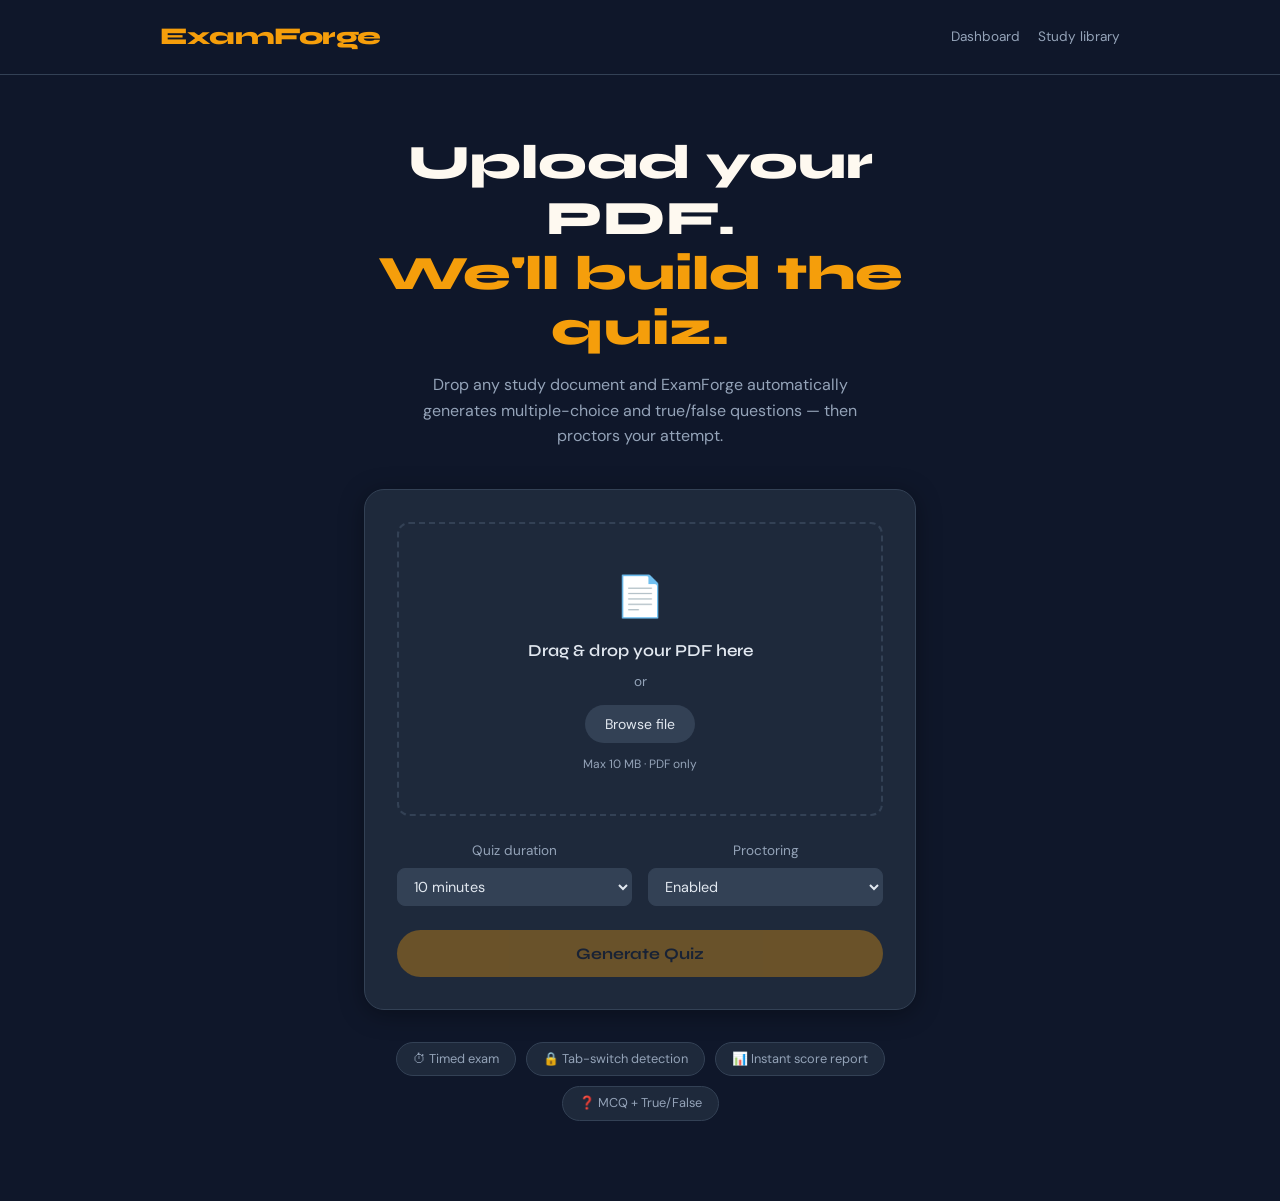
<file: frontend/index.html>
<!DOCTYPE html>
<html lang="en">
<head>
  <meta charset="UTF-8" />
  <meta name="viewport" content="width=device-width, initial-scale=1.0"/>
  <title>ExamForge — Smart Quiz Generator</title>
  <link rel="stylesheet" href="css/style.css" />
  <link href="https://fonts.googleapis.com/css2?family=Syne:wght@400;600;700;800&family=DM+Sans:wght@300;400;500&display=swap" rel="stylesheet"/>
</head>
<body>

  <!-- =============================================
       HEADER / NAV
  ============================================== -->
  <header class="site-header">
    <div class="header-inner">
      <span class="logo">ExamForge</span>
      <nav class="site-nav"><a href="/dashboard">Dashboard</a><a href="/library">Study library</a></nav>
    </div>
  </header>

  <!-- =============================================
       HERO SECTION
  ============================================== -->
  <main class="hero">
    <div class="hero-text">
      <h1>Upload your PDF.<br/><em>We'll build the quiz.</em></h1>
      <p class="hero-sub">
        Drop any study document and ExamForge automatically generates
        multiple-choice and true/false questions — then proctors your attempt.
      </p>
    </div>

    <!-- Upload Card -->
    <div class="upload-card" id="uploadCard">

      <!-- Drag & Drop Zone -->
      <div class="drop-zone" id="dropZone">
        <div class="drop-icon">📄</div>
        <p class="drop-label">Drag & drop your PDF here</p>
        <p class="drop-sub">or</p>
        <label class="btn-upload" for="pdfInput">Browse file</label>
        <input type="file" id="pdfInput" accept=".pdf" hidden />
        <p class="drop-hint">Max 10 MB · PDF only</p>
      </div>

      <!-- File selected preview (hidden initially) -->
      <div class="file-preview" id="filePreview" style="display:none;">
        <span class="file-icon">📋</span>
        <span class="file-name" id="fileName">—</span>
        <button class="btn-remove" id="removeFile" title="Remove">✕</button>
      </div>

      <!-- Settings row -->
      <div class="settings-row">
        <label class="setting-label">Quiz duration
          <select id="timerSelect" class="setting-select">
            <option value="300">5 minutes</option>
            <option value="600" selected>10 minutes</option>
            <option value="900">15 minutes</option>
            <option value="1800">30 minutes</option>
          </select>
        </label>
        <label class="setting-label">Proctoring
          <select id="proctorSelect" class="setting-select">
            <option value="on" selected>Enabled</option>
            <option value="off">Disabled</option>
          </select>
        </label>
      </div>

      <!-- Generate button -->
      <button class="btn-generate" id="generateBtn" disabled>
        Generate Quiz
      </button>

      <!-- Status messages -->
      <div class="status-msg" id="statusMsg" style="display:none;"></div>
    </div>

    <!-- Feature pills -->
    <div class="features">
      <span class="pill">⏱ Timed exam</span>
      <span class="pill">🔒 Tab-switch detection</span>
      <span class="pill">📊 Instant score report</span>
      <span class="pill">❓ MCQ + True/False</span>
    </div>
  </main>

  <script src="js/upload.js"></script>
</body>
</html>
</file>
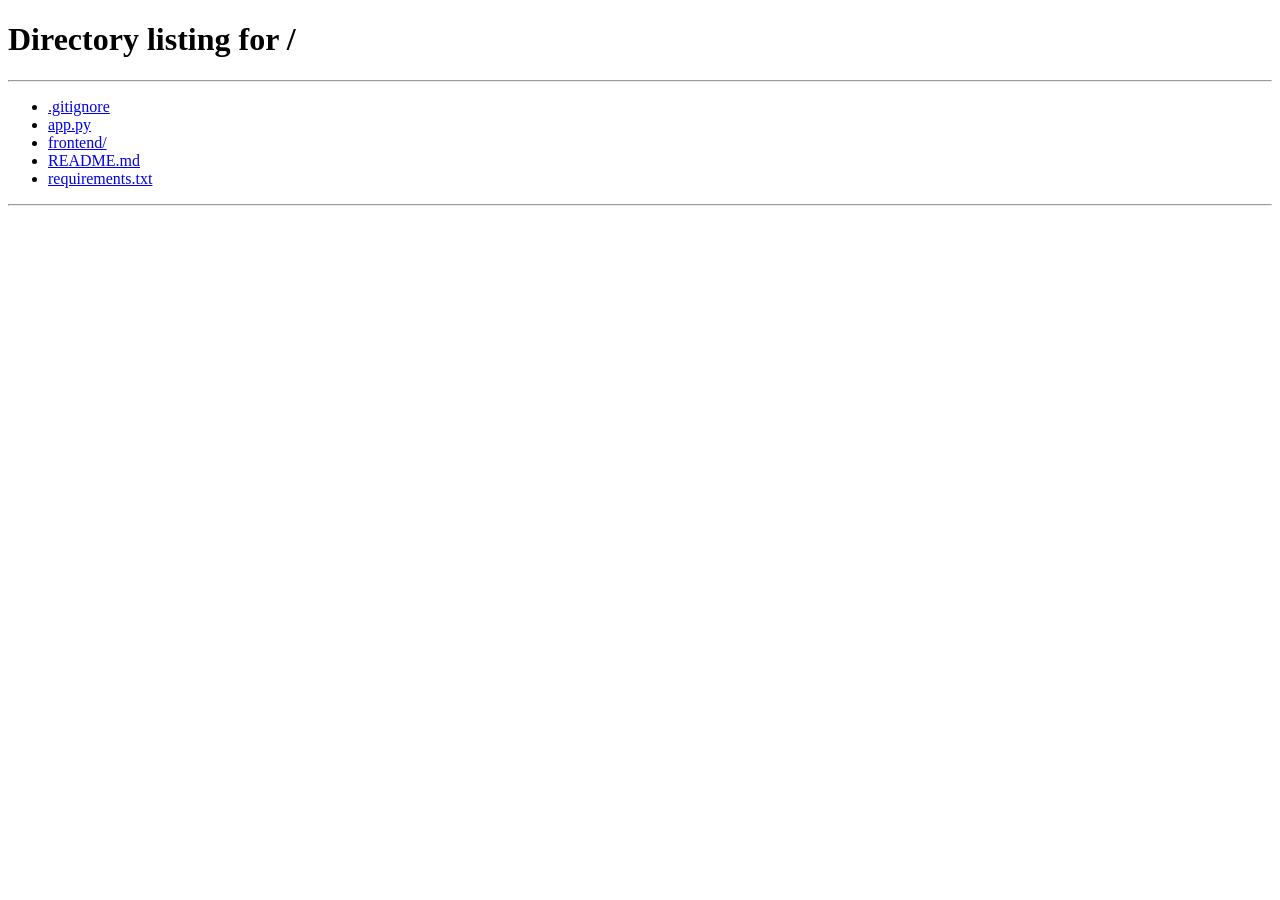
<file: frontend/quiz.html>
<!DOCTYPE html>
<html lang="en">
<head>
  <meta charset="UTF-8"/>
  <meta name="viewport" content="width=device-width, initial-scale=1.0"/>
  <title>ExamForge — Quiz</title>
  <link rel="stylesheet" href="css/style.css"/>
  <link href="https://fonts.googleapis.com/css2?family=Syne:wght@400;600;700;800&family=DM+Sans:wght@300;400;500&display=swap" rel="stylesheet"/>
</head>
<body class="quiz-body">

  <!-- =============================================
       PROCTORING WARNING BANNER
       Shown when user switches tab or goes out of fullscreen
  ============================================== -->
  <div class="proctor-banner" id="proctorBanner" style="display:none;">
    ⚠️ Warning: Tab switch or focus loss detected! This has been recorded.
    <button onclick="document.getElementById('proctorBanner').style.display='none'">Dismiss</button>
  </div>

  <!-- =============================================
       QUIZ HEADER — timer, progress, question count
  ============================================== -->
  <header class="quiz-header">
    <div class="quiz-header-inner">
      <span class="quiz-logo">ExamForge</span>

      <!-- Progress: e.g. "Question 3 / 10" -->
      <div class="quiz-progress">
        <span id="questionCounter">Question 1 / 10</span>
        <div class="progress-bar-track">
          <div class="progress-bar-fill" id="progressFill" style="width:10%"></div>
        </div>
      </div>

      <!-- Countdown timer -->
      <div class="timer-box" id="timerBox">
        <span class="timer-icon">⏱</span>
        <span id="timerDisplay">10:00</span>
      </div>
    </div>
  </header>

  <!-- =============================================
       MAIN QUIZ AREA
  ============================================== -->
  <main class="quiz-main">

    <!-- Violation counter (shows how many proctoring warnings) -->
    <div class="violation-strip" id="violationStrip" style="display:none;">
      🔴 Proctoring violations: <strong id="violationCount">0</strong>
    </div>

    <!-- Question card -->
    <div class="question-card" id="questionCard">
      <p class="question-type-label" id="questionTypeLabel">MCQ</p>
      <h2 class="question-text" id="questionText">Loading question…</h2>

      <!-- MCQ options container -->
      <div class="options-grid" id="optionsGrid"></div>

      <!-- True/False buttons -->
      <div class="tf-buttons" id="tfButtons" style="display:none;">
        <button class="tf-btn" id="trueBtn" onclick="selectTF('True')">✅ True</button>
        <button class="tf-btn" id="falseBtn" onclick="selectTF('False')">❌ False</button>
      </div>
    </div>

    <!-- Navigation -->
    <div class="quiz-nav">
      <button class="btn-nav" id="prevBtn" onclick="prevQuestion()" disabled>← Prev</button>
      <span class="nav-dots" id="navDots"></span>
      <button class="btn-nav" id="nextBtn" onclick="nextQuestion()">Next →</button>
    </div>

    <!-- Submit exam button (visible on last question) -->
    <div class="submit-row" id="submitRow" style="display:none;">
      <button class="btn-submit-exam" onclick="submitExam()">Submit Exam</button>
    </div>

  </main>

  <!-- =============================================
       FULLSCREEN PROMPT MODAL
       Asks user to go fullscreen before starting
  ============================================== -->
  <div class="modal-overlay" id="fullscreenModal">
    <div class="modal-box">
      <h2>Ready to begin?</h2>
      <p>For the best exam experience and to enable proctoring, please enter fullscreen mode.</p>
      <p class="modal-hint">Tab switches and focus changes will be recorded as violations.</p>
      <button class="btn-generate" onclick="startExam()">Enter Fullscreen & Start</button>
      <br/><br/>
      <button class="btn-skip" onclick="startExamNoFullscreen()">Start without fullscreen</button>
    </div>
  </div>

  <!-- =============================================
       TIME UP MODAL
  ============================================== -->
  <div class="modal-overlay" id="timeUpModal" style="display:none;">
    <div class="modal-box">
      <h2>⏰ Time's Up!</h2>
      <p>Your exam time has expired. Your answers have been submitted automatically.</p>
      <button class="btn-generate" onclick="submitExam()">View Results</button>
    </div>
  </div>

  <script src="js/quiz.js"></script>
</body>
</html>
</file>
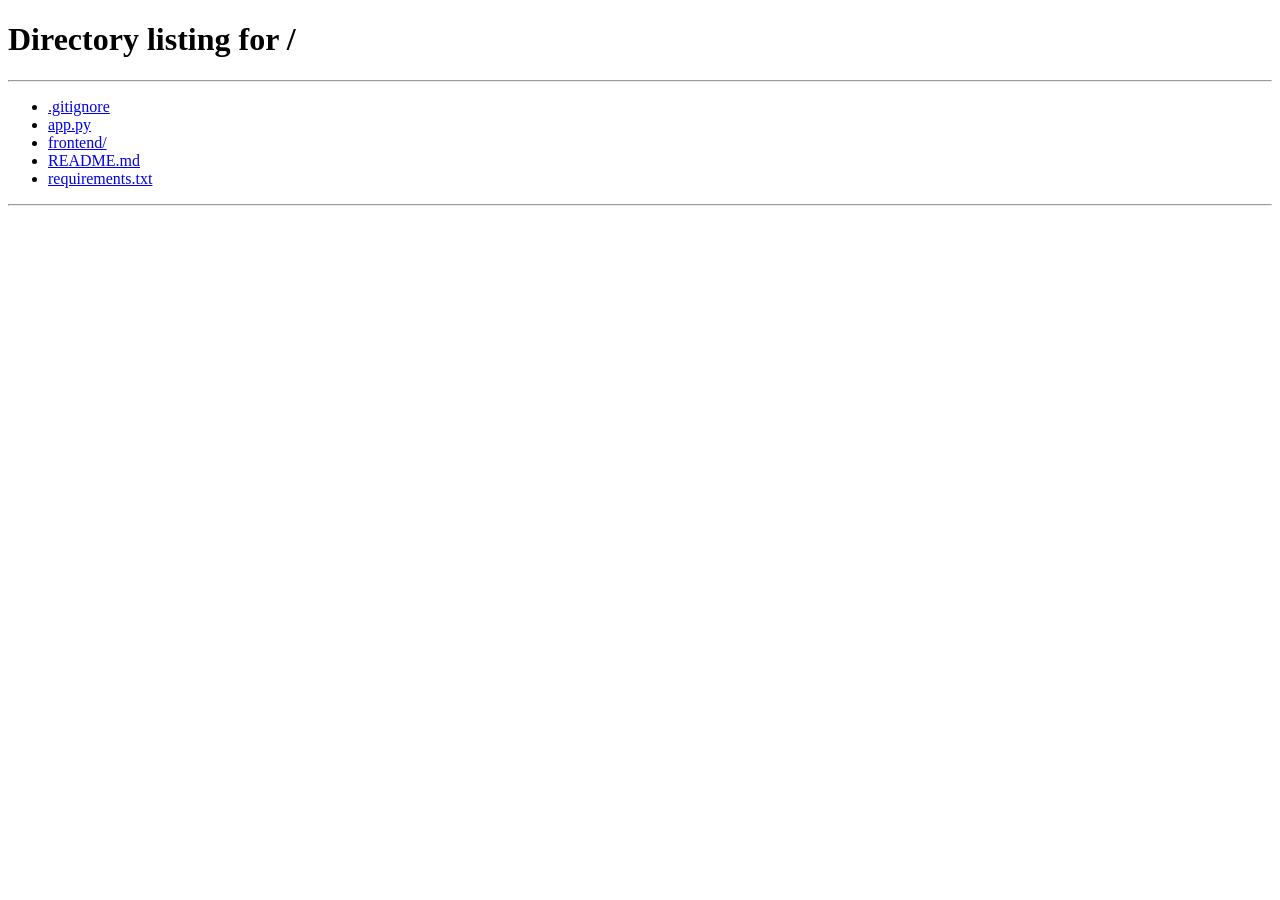
<file: frontend/results.html>
<!DOCTYPE html>
<html lang="en">
<head>
  <meta charset="UTF-8"/>
  <meta name="viewport" content="width=device-width, initial-scale=1.0"/>
  <title>ExamForge — Results</title>
  <link rel="stylesheet" href="css/style.css"/>
  <link href="https://fonts.googleapis.com/css2?family=Syne:wght@400;600;700;800&family=DM+Sans:wght@300;400;500&display=swap" rel="stylesheet"/>
</head>
<body class="results-body">

  <header class="site-header">
    <div class="header-inner">
      <span class="logo">ExamForge</span>
      <nav class="site-nav"><a href="/dashboard">Dashboard</a><a href="/" class="btn-home">New quiz</a></nav>
    </div>
  </header>

  <main class="results-main">

    <!-- Score Summary Card -->
    <div class="score-card" id="scoreCard">
      <div class="score-circle-wrap">
        <!-- SVG donut chart for score -->
        <svg class="score-donut" viewBox="0 0 120 120">
          <circle cx="60" cy="60" r="50" class="donut-bg"/>
          <circle cx="60" cy="60" r="50" class="donut-fill" id="donutFill"
                  stroke-dasharray="0 314" stroke-dashoffset="78.5"/>
        </svg>
        <div class="score-text-inside">
          <span class="score-pct" id="scorePct">0%</span>
          <span class="score-label">Score</span>
        </div>
      </div>

      <div class="score-stats">
        <div class="stat-box correct">
          <span class="stat-num" id="statCorrect">0</span>
          <span class="stat-lbl">Correct</span>
        </div>
        <div class="stat-box wrong">
          <span class="stat-num" id="statWrong">0</span>
          <span class="stat-lbl">Wrong</span>
        </div>
        <div class="stat-box total">
          <span class="stat-num" id="statTotal">0</span>
          <span class="stat-lbl">Total</span>
        </div>
        <div class="stat-box violation">
          <span class="stat-num" id="statViolations">0</span>
          <span class="stat-lbl">Violations</span>
        </div>
      </div>

      <!-- Pass / Fail badge -->
      <div class="result-badge" id="resultBadge">—</div>

      <!-- Proctoring penalty note -->
      <p class="penalty-note" id="penaltyNote" style="display:none;"></p>
    </div>

    <!-- Question-by-question review -->
    <section class="review-section">
      <h2 class="review-heading">Answer Review</h2>
      <div id="reviewList"></div>
    </section>

  </main>

  <script src="js/results.js"></script>
</body>
</html>
</file>
<file: frontend/css/style.css>
/*
  style.css
  ---------
  Main stylesheet for ExamForge.
  Design philosophy: clean academic aesthetic — dark navy + warm amber accents.
  Feels like a serious exam tool without being sterile.
  
  Structure:
  1. CSS Variables (design tokens)
  2. Reset & base
  3. Site header
  4. Index / Upload page
  5. Quiz page
  6. Results page
  7. Shared components (buttons, modals, etc.)
  8. Animations
*/

/* =========================================
   1. CSS VARIABLES (design tokens)
========================================= */
:root {
  --navy:       #0f172a;
  --navy-2:     #1e293b;
  --navy-3:     #334155;
  --amber:      #f59e0b;
  --amber-light:#fcd34d;
  --cream:      #fef9f0;
  --text-main:  #e2e8f0;
  --text-muted: #94a3b8;
  --green:      #22c55e;
  --red:        #ef4444;
  --radius:     12px;
  --radius-lg:  20px;
  --shadow:     0 4px 24px rgba(0,0,0,0.35);
}

/* =========================================
   2. RESET & BASE
========================================= */
*, *::before, *::after { box-sizing: border-box; margin: 0; padding: 0; }

html { font-size: 16px; scroll-behavior: smooth; }

body {
  font-family: 'DM Sans', sans-serif;
  background: var(--navy);
  color: var(--text-main);
  min-height: 100vh;
  line-height: 1.6;
}

h1, h2, h3 { font-family: 'Syne', sans-serif; }

a { color: var(--amber); text-decoration: none; }
a:hover { text-decoration: underline; }

/* =========================================
   3. SITE HEADER
========================================= */
.site-header {
  border-bottom: 1px solid var(--navy-3);
  padding: 0 5vw;
}

.header-inner {
  max-width: 960px;
  margin: 0 auto;
  display: flex;
  align-items: center;
  justify-content: space-between;
  padding: 18px 0;
}

.logo {
  font-family: 'Syne', sans-serif;
  font-weight: 800;
  font-size: 1.5rem;
  color: var(--amber);
  letter-spacing: -0.5px;
}

.tagline {
  font-size: 0.85rem;
  color: var(--text-muted);
}

.site-nav { display: flex; align-items: center; gap: 18px; font-size: .85rem; }
.site-nav a { color: var(--text-muted); }
.site-nav a:hover, .site-nav a.active { color: var(--amber); text-decoration: none; }
.site-nav .btn-home { color: var(--amber); }

.btn-home {
  font-size: 0.875rem;
  color: var(--amber);
  border: 1px solid var(--amber);
  border-radius: 999px;
  padding: 6px 16px;
  transition: background 0.2s;
}
.btn-home:hover { background: rgba(245,158,11,0.1); text-decoration: none; }

/* =========================================
   4. INDEX / UPLOAD PAGE
========================================= */
.hero {
  max-width: 600px;
  margin: 0 auto;
  padding: 60px 24px 80px;
  text-align: center;
}

/* Dashboard and study library */
.app-main { max-width: 1080px; margin: 0 auto; padding: 64px 24px 80px; }
.page-intro { display: flex; align-items: end; justify-content: space-between; gap: 28px; margin-bottom: 38px; }
.page-intro h1 { color: var(--cream); font-size: clamp(2rem, 5vw, 3.2rem); line-height: 1.08; margin: 6px 0 12px; }
.page-intro p:not(.eyebrow) { color: var(--text-muted); max-width: 620px; }
.eyebrow { color: var(--amber); font-size: .7rem; font-weight: 700; letter-spacing: .13em; }
.btn-primary { display: inline-block; background: var(--amber); border: none; color: var(--navy); border-radius: 999px; padding: 12px 20px; font-family: 'Syne', sans-serif; font-weight: 700; white-space: nowrap; cursor: pointer; }
.btn-primary:hover { background: var(--amber-light); text-decoration: none; }
.metric-grid { display: grid; grid-template-columns: repeat(3, 1fr); gap: 16px; margin-bottom: 28px; }
.metric-grid article, .panel, .quiz-card { background: var(--navy-2); border: 1px solid var(--navy-3); box-shadow: var(--shadow); }
.metric-grid article { border-radius: var(--radius); padding: 22px 24px; }
.metric-grid span { display: block; color: var(--text-muted); font-size: .83rem; margin-bottom: 7px; }
.metric-grid strong { color: var(--cream); font: 800 2rem 'Syne', sans-serif; }
.dashboard-grid { display: grid; grid-template-columns: 1fr 1fr; gap: 20px; }
.panel { border-radius: var(--radius-lg); padding: 26px; }
.panel-head { display: flex; justify-content: space-between; align-items: flex-start; margin-bottom: 18px; }
.panel-head h2, .quiz-card h2 { color: var(--cream); font-size: 1.2rem; margin-top: 4px; }
.panel-head a { font-size: .85rem; }
.list-stack { display: grid; gap: 10px; }
.activity-row { display: flex; align-items: center; justify-content: space-between; gap: 15px; padding: 14px 0; border-bottom: 1px solid var(--navy-3); }
.activity-row:last-child { border-bottom: 0; }
.activity-row strong, .activity-row span { display: block; }
.activity-row strong { color: var(--cream); font-size: .92rem; overflow-wrap: anywhere; }
.activity-row span { color: var(--text-muted); font-size: .78rem; margin-top: 3px; }
.btn-small { background: transparent; color: var(--amber); border: 1px solid var(--amber); border-radius: 999px; padding: 6px 11px; cursor: pointer; font: 600 .75rem 'Syne', sans-serif; }
.score-chip { color: var(--green); background: rgba(34,197,94,.1); padding: 6px 9px; border-radius: 999px; font-size: .8rem; }
.empty-state { color: var(--text-muted); padding: 26px 5px; font-size: .9rem; text-align: center; }
.library-grid { display: grid; grid-template-columns: repeat(auto-fill, minmax(255px, 1fr)); gap: 18px; }
.quiz-card { border-radius: var(--radius-lg); padding: 24px; min-height: 220px; display: flex; flex-direction: column; }
.quiz-card .quiz-meta { color: var(--text-muted); font-size: .85rem; margin: 14px 0 6px; }
.source-label { color: var(--text-muted); font-size: .75rem; overflow-wrap: anywhere; }
.card-actions { display: flex; justify-content: space-between; align-items: center; gap: 12px; margin-top: auto; padding-top: 22px; }
.btn-text { background: none; border: 0; color: var(--text-muted); cursor: pointer; font-size: .8rem; }
.btn-text:hover { color: var(--red); }

.hero-text h1 {
  font-size: clamp(2rem, 5vw, 3rem);
  font-weight: 800;
  line-height: 1.15;
  margin-bottom: 16px;
  color: var(--cream);
}

.hero-text h1 em {
  font-style: normal;
  color: var(--amber);
}

.hero-sub {
  color: var(--text-muted);
  font-size: 1rem;
  max-width: 480px;
  margin: 0 auto 40px;
}

/* Upload card */
.upload-card {
  background: var(--navy-2);
  border: 1px solid var(--navy-3);
  border-radius: var(--radius-lg);
  padding: 32px;
  box-shadow: var(--shadow);
  margin-bottom: 32px;
}

/* Drag & drop zone */
.drop-zone {
  border: 2px dashed var(--navy-3);
  border-radius: var(--radius);
  padding: 40px 24px;
  cursor: pointer;
  transition: border-color 0.2s, background 0.2s;
  margin-bottom: 24px;
}
.drop-zone:hover, .drop-zone.dragging {
  border-color: var(--amber);
  background: rgba(245,158,11,0.04);
}

.drop-icon { font-size: 2.5rem; margin-bottom: 10px; }
.drop-label { font-family: 'Syne', sans-serif; font-weight: 600; font-size: 1.05rem; margin-bottom: 6px; }
.drop-sub { color: var(--text-muted); font-size: 0.85rem; margin-bottom: 12px; }
.drop-hint { font-size: 0.75rem; color: var(--text-muted); margin-top: 12px; }

/* Browse label styled as button */
.btn-upload {
  display: inline-block;
  background: var(--navy-3);
  color: var(--text-main);
  padding: 8px 20px;
  border-radius: 999px;
  font-size: 0.875rem;
  cursor: pointer;
  transition: background 0.2s;
}
.btn-upload:hover { background: var(--amber); color: var(--navy); }

/* File preview row */
.file-preview {
  display: flex;
  align-items: center;
  gap: 10px;
  background: var(--navy-3);
  border-radius: var(--radius);
  padding: 10px 16px;
  margin-bottom: 24px;
}
.file-icon { font-size: 1.2rem; }
.file-name { flex: 1; font-size: 0.9rem; overflow: hidden; text-overflow: ellipsis; white-space: nowrap; }
.btn-remove { background: none; border: none; color: var(--text-muted); cursor: pointer; font-size: 1rem; padding: 0 4px; }
.btn-remove:hover { color: var(--red); }

/* Settings row */
.settings-row {
  display: flex;
  gap: 16px;
  margin-bottom: 24px;
  flex-wrap: wrap;
}
.setting-label {
  flex: 1;
  min-width: 140px;
  font-size: 0.85rem;
  color: var(--text-muted);
  display: flex;
  flex-direction: column;
  gap: 6px;
}
.setting-select {
  background: var(--navy-3);
  color: var(--text-main);
  border: 1px solid var(--navy-3);
  border-radius: 8px;
  padding: 8px 12px;
  font-family: 'DM Sans', sans-serif;
  font-size: 0.9rem;
  cursor: pointer;
  outline: none;
  transition: border-color 0.2s;
}
.setting-select:focus { border-color: var(--amber); }

/* Generate button */
.btn-generate {
  width: 100%;
  background: var(--amber);
  color: var(--navy);
  border: none;
  padding: 14px 32px;
  font-family: 'Syne', sans-serif;
  font-weight: 700;
  font-size: 1rem;
  border-radius: 999px;
  cursor: pointer;
  transition: background 0.2s, transform 0.1s, opacity 0.2s;
}
.btn-generate:hover:not(:disabled) { background: var(--amber-light); transform: translateY(-1px); }
.btn-generate:disabled { opacity: 0.35; cursor: not-allowed; }

/* Status message */
.status-msg {
  margin-top: 16px;
  padding: 12px 16px;
  border-radius: var(--radius);
  font-size: 0.875rem;
  text-align: center;
}
.status-msg.loading { background: rgba(245,158,11,0.1); color: var(--amber); }
.status-msg.error   { background: rgba(239,68,68,0.1);  color: var(--red); }
.status-msg.success { background: rgba(34,197,94,0.1);  color: var(--green); }

/* Feature pills */
.features { display: flex; gap: 10px; flex-wrap: wrap; justify-content: center; }
.pill {
  background: var(--navy-2);
  border: 1px solid var(--navy-3);
  border-radius: 999px;
  padding: 6px 16px;
  font-size: 0.8rem;
  color: var(--text-muted);
}

/* =========================================
   5. QUIZ PAGE
========================================= */
.quiz-body { background: var(--navy); }

/* Proctoring warning banner at the very top */
.proctor-banner {
  position: fixed;
  top: 0; left: 0; right: 0;
  background: var(--red);
  color: #fff;
  text-align: center;
  padding: 10px 20px;
  font-size: 0.9rem;
  z-index: 1000;
  display: flex;
  align-items: center;
  justify-content: center;
  gap: 16px;
  animation: slideDown 0.3s ease;
}
.proctor-banner button {
  background: rgba(255,255,255,0.2);
  border: none;
  color: #fff;
  padding: 4px 12px;
  border-radius: 999px;
  cursor: pointer;
  font-size: 0.8rem;
}

/* Quiz header */
.quiz-header {
  background: var(--navy-2);
  border-bottom: 1px solid var(--navy-3);
  position: sticky;
  top: 0;
  z-index: 100;
}
.quiz-header-inner {
  max-width: 800px;
  margin: 0 auto;
  padding: 14px 24px;
  display: flex;
  align-items: center;
  gap: 20px;
}
.quiz-logo { font-family: 'Syne', sans-serif; font-weight: 800; color: var(--amber); font-size: 1.1rem; flex-shrink: 0; }

/* Progress bar */
.quiz-progress { flex: 1; }
.quiz-progress span { font-size: 0.8rem; color: var(--text-muted); display: block; margin-bottom: 5px; }
.progress-bar-track { background: var(--navy-3); border-radius: 999px; height: 5px; overflow: hidden; }
.progress-bar-fill { background: var(--amber); height: 100%; border-radius: 999px; transition: width 0.4s ease; }

/* Timer */
.timer-box {
  background: var(--navy-3);
  border-radius: 999px;
  padding: 6px 16px;
  font-family: 'Syne', sans-serif;
  font-weight: 700;
  font-size: 0.95rem;
  display: flex;
  align-items: center;
  gap: 6px;
  flex-shrink: 0;
  transition: background 0.3s, color 0.3s;
}
.timer-box.warning { background: rgba(239,68,68,0.2); color: var(--red); animation: pulse 1s infinite; }
.timer-icon { font-size: 0.9rem; }

/* Violation strip */
.violation-strip {
  background: rgba(239,68,68,0.15);
  border: 1px solid rgba(239,68,68,0.3);
  color: var(--red);
  text-align: center;
  padding: 8px;
  font-size: 0.875rem;
  border-radius: var(--radius);
  margin-bottom: 20px;
}

/* Main quiz area */
.quiz-main {
  max-width: 800px;
  margin: 0 auto;
  padding: 40px 24px 100px;
}

/* Question card */
.question-card {
  background: var(--navy-2);
  border: 1px solid var(--navy-3);
  border-radius: var(--radius-lg);
  padding: 36px;
  box-shadow: var(--shadow);
  margin-bottom: 28px;
  animation: fadeInUp 0.3s ease;
}

.question-type-label {
  display: inline-block;
  background: var(--navy-3);
  color: var(--amber);
  font-size: 0.75rem;
  font-weight: 600;
  letter-spacing: 0.05em;
  text-transform: uppercase;
  padding: 4px 12px;
  border-radius: 999px;
  margin-bottom: 16px;
}

.question-text {
  font-size: 1.15rem;
  font-weight: 600;
  line-height: 1.5;
  margin-bottom: 28px;
  color: var(--cream);
}

/* MCQ options grid */
.options-grid {
  display: grid;
  gap: 12px;
}

/* Each MCQ option button */
.option-btn {
  background: var(--navy-3);
  border: 2px solid transparent;
  color: var(--text-main);
  padding: 14px 20px;
  border-radius: var(--radius);
  text-align: left;
  font-family: 'DM Sans', sans-serif;
  font-size: 0.95rem;
  cursor: pointer;
  transition: border-color 0.15s, background 0.15s;
  line-height: 1.4;
}
.option-btn:hover   { border-color: var(--amber); background: rgba(245,158,11,0.06); }
.option-btn.selected { border-color: var(--amber); background: rgba(245,158,11,0.12); color: var(--amber-light); }

/* True/False buttons */
.tf-buttons { display: flex; gap: 16px; }
.tf-btn {
  flex: 1;
  padding: 16px;
  border-radius: var(--radius);
  border: 2px solid var(--navy-3);
  background: var(--navy-3);
  color: var(--text-main);
  font-family: 'Syne', sans-serif;
  font-size: 1rem;
  font-weight: 600;
  cursor: pointer;
  transition: all 0.15s;
}
.tf-btn:hover    { border-color: var(--amber); }
.tf-btn.selected { border-color: var(--amber); background: rgba(245,158,11,0.12); color: var(--amber-light); }

/* Quiz navigation */
.quiz-nav {
  display: flex;
  align-items: center;
  justify-content: space-between;
  gap: 16px;
}

.btn-nav {
  background: var(--navy-2);
  border: 1px solid var(--navy-3);
  color: var(--text-main);
  padding: 10px 24px;
  border-radius: 999px;
  font-family: 'Syne', sans-serif;
  font-size: 0.9rem;
  cursor: pointer;
  transition: border-color 0.2s, background 0.2s;
}
.btn-nav:hover:not(:disabled) { border-color: var(--amber); color: var(--amber); }
.btn-nav:disabled { opacity: 0.3; cursor: not-allowed; }

/* Navigation dots */
.nav-dots { display: flex; gap: 6px; flex-wrap: wrap; justify-content: center; flex: 1; }
.nav-dot {
  width: 10px; height: 10px;
  border-radius: 50%;
  background: var(--navy-3);
  cursor: pointer;
  transition: background 0.2s, transform 0.15s;
}
.nav-dot.answered { background: var(--amber); }
.nav-dot.current  { background: var(--amber-light); transform: scale(1.3); }

/* Submit row */
.submit-row {
  margin-top: 24px;
  text-align: center;
}
.btn-submit-exam {
  background: var(--green);
  color: var(--navy);
  border: none;
  padding: 14px 48px;
  border-radius: 999px;
  font-family: 'Syne', sans-serif;
  font-weight: 700;
  font-size: 1rem;
  cursor: pointer;
  transition: opacity 0.2s, transform 0.1s;
}
.btn-submit-exam:hover { opacity: 0.9; transform: translateY(-1px); }

/* =========================================
   6. RESULTS PAGE
========================================= */
.results-body { background: var(--navy); }

.results-main {
  max-width: 800px;
  margin: 0 auto;
  padding: 40px 24px 80px;
}

/* Score card */
.score-card {
  background: var(--navy-2);
  border: 1px solid var(--navy-3);
  border-radius: var(--radius-lg);
  padding: 40px;
  text-align: center;
  box-shadow: var(--shadow);
  margin-bottom: 40px;
  animation: fadeInUp 0.4s ease;
}

/* Donut chart wrapper */
.score-circle-wrap {
  position: relative;
  width: 140px;
  height: 140px;
  margin: 0 auto 28px;
}

.score-donut { width: 100%; height: 100%; transform: rotate(-90deg); }
.donut-bg   { fill: none; stroke: var(--navy-3); stroke-width: 10; }
.donut-fill {
  fill: none;
  stroke: var(--amber);
  stroke-width: 10;
  stroke-linecap: round;
  transition: stroke-dasharray 1s ease;
}

.score-text-inside {
  position: absolute;
  top: 50%; left: 50%;
  transform: translate(-50%, -50%);
  text-align: center;
  line-height: 1.2;
}
.score-pct   { font-family: 'Syne', sans-serif; font-size: 1.8rem; font-weight: 800; color: var(--amber); display: block; }
.score-label { font-size: 0.75rem; color: var(--text-muted); }

/* Stats row */
.score-stats { display: flex; gap: 16px; justify-content: center; flex-wrap: wrap; margin-bottom: 24px; }
.stat-box {
  background: var(--navy-3);
  border-radius: var(--radius);
  padding: 14px 24px;
  min-width: 80px;
}
.stat-num { display: block; font-family: 'Syne', sans-serif; font-size: 1.6rem; font-weight: 800; }
.stat-lbl { font-size: 0.75rem; color: var(--text-muted); }
.stat-box.correct   .stat-num { color: var(--green); }
.stat-box.wrong     .stat-num { color: var(--red); }
.stat-box.total     .stat-num { color: var(--amber); }
.stat-box.violation .stat-num { color: var(--text-muted); }

/* Pass/Fail badge */
.result-badge {
  display: inline-block;
  padding: 8px 28px;
  border-radius: 999px;
  font-family: 'Syne', sans-serif;
  font-weight: 700;
  font-size: 1rem;
  margin-bottom: 12px;
}
.result-badge.pass { background: rgba(34,197,94,0.15); color: var(--green); border: 1px solid var(--green); }
.result-badge.fail { background: rgba(239,68,68,0.15);  color: var(--red);   border: 1px solid var(--red); }

.penalty-note { font-size: 0.85rem; color: var(--text-muted); margin-top: 8px; }

/* Review section */
.review-heading {
  font-size: 1.3rem;
  font-weight: 700;
  margin-bottom: 20px;
  color: var(--cream);
}

.review-item {
  background: var(--navy-2);
  border: 1px solid var(--navy-3);
  border-radius: var(--radius);
  padding: 20px 24px;
  margin-bottom: 14px;
  animation: fadeInUp 0.3s ease both;
}
.review-item.correct-item { border-left: 4px solid var(--green); }
.review-item.wrong-item   { border-left: 4px solid var(--red); }

.review-q-num    { font-size: 0.75rem; color: var(--text-muted); margin-bottom: 6px; }
.review-q-text   { font-weight: 500; margin-bottom: 10px; line-height: 1.4; }
.review-answers  { display: flex; gap: 20px; font-size: 0.875rem; flex-wrap: wrap; }
.answer-yours    { color: var(--text-muted); }
.answer-correct  { color: var(--green); }
.answer-yours.wrong-ans { color: var(--red); }
.review-explanation { font-size: 0.8rem; color: var(--text-muted); margin-top: 10px; border-top: 1px solid var(--navy-3); padding-top: 8px; }

/* =========================================
   7. MODAL (shared)
========================================= */
.modal-overlay {
  position: fixed;
  inset: 0;
  background: rgba(15,23,42,0.85);
  display: flex;
  align-items: center;
  justify-content: center;
  z-index: 9999;
  backdrop-filter: blur(4px);
}

.modal-box {
  background: var(--navy-2);
  border: 1px solid var(--navy-3);
  border-radius: var(--radius-lg);
  padding: 40px;
  max-width: 420px;
  width: 90%;
  text-align: center;
  box-shadow: 0 24px 64px rgba(0,0,0,0.5);
}
.modal-box h2 { margin-bottom: 14px; font-size: 1.5rem; }
.modal-box p  { color: var(--text-muted); font-size: 0.9rem; margin-bottom: 10px; }
.modal-hint   { font-size: 0.8rem !important; color: var(--red) !important; }
.btn-skip {
  background: none;
  border: none;
  color: var(--text-muted);
  font-size: 0.85rem;
  cursor: pointer;
  text-decoration: underline;
}
.btn-skip:hover { color: var(--text-main); }

/* =========================================
   8. ANIMATIONS
========================================= */
@keyframes fadeInUp {
  from { opacity: 0; transform: translateY(16px); }
  to   { opacity: 1; transform: translateY(0); }
}

@keyframes slideDown {
  from { transform: translateY(-100%); }
  to   { transform: translateY(0); }
}

@keyframes pulse {
  0%, 100% { opacity: 1; }
  50%       { opacity: 0.7; }
}

/* =========================================
   RESPONSIVE
========================================= */
@media (max-width: 600px) {
  .site-nav { gap: 10px; font-size: .75rem; }
  .page-intro { align-items: flex-start; flex-direction: column; }
  .metric-grid, .dashboard-grid { grid-template-columns: 1fr; }
  .app-main { padding-top: 42px; }
  .quiz-header-inner { flex-wrap: wrap; gap: 10px; }
  .question-card { padding: 24px; }
  .tf-buttons { flex-direction: column; }
  .score-card { padding: 24px; }
  .score-stats { gap: 10px; }
  .stat-box { padding: 10px 16px; min-width: 70px; }
}
</file>
